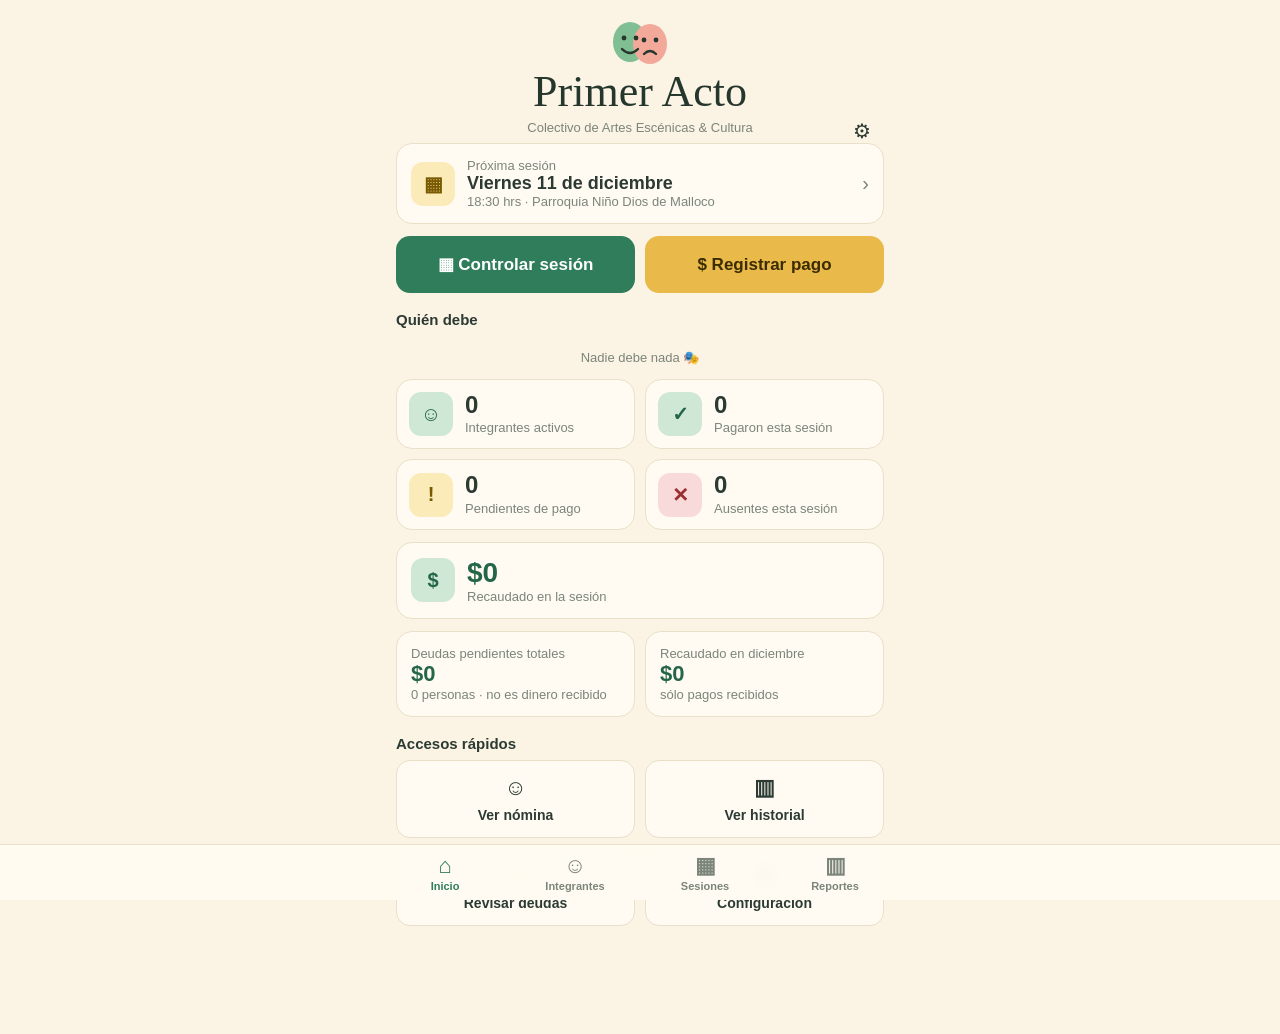
<file: index.html>
<!doctype html>
<html lang="es">
<head>
<meta charset="utf-8">
<meta name="viewport" content="width=device-width, initial-scale=1, viewport-fit=cover">
<title>Primer Acto | Cuotas y Asistencia</title>
<meta name="theme-color" content="#FBF3E4">
<meta name="apple-mobile-web-app-capable" content="yes">
<meta name="mobile-web-app-capable" content="yes">
<meta name="apple-mobile-web-app-status-bar-style" content="default">
<meta name="apple-mobile-web-app-title" content="Primer Acto">
<link rel="manifest" href="manifest.webmanifest">
<link rel="apple-touch-icon" href="icons/apple-touch-icon.png">
<link rel="icon" href="icons/icon-192.png">
<link rel="stylesheet" href="styles.css">
</head>
<body>
<div id="app"></div>
<div id="modal" class="modal-wrap" hidden></div>
<div id="toast" class="toast" hidden></div>
<input type="file" id="fileCsv" accept=".csv,.txt,text/csv,text/plain" hidden>
<input type="file" id="fileJson" accept=".json,application/json" hidden>
<noscript>Esta aplicación necesita JavaScript.</noscript>
<script src="logic.js"></script>
<script src="app.js"></script>
</body>
</html>
</file>
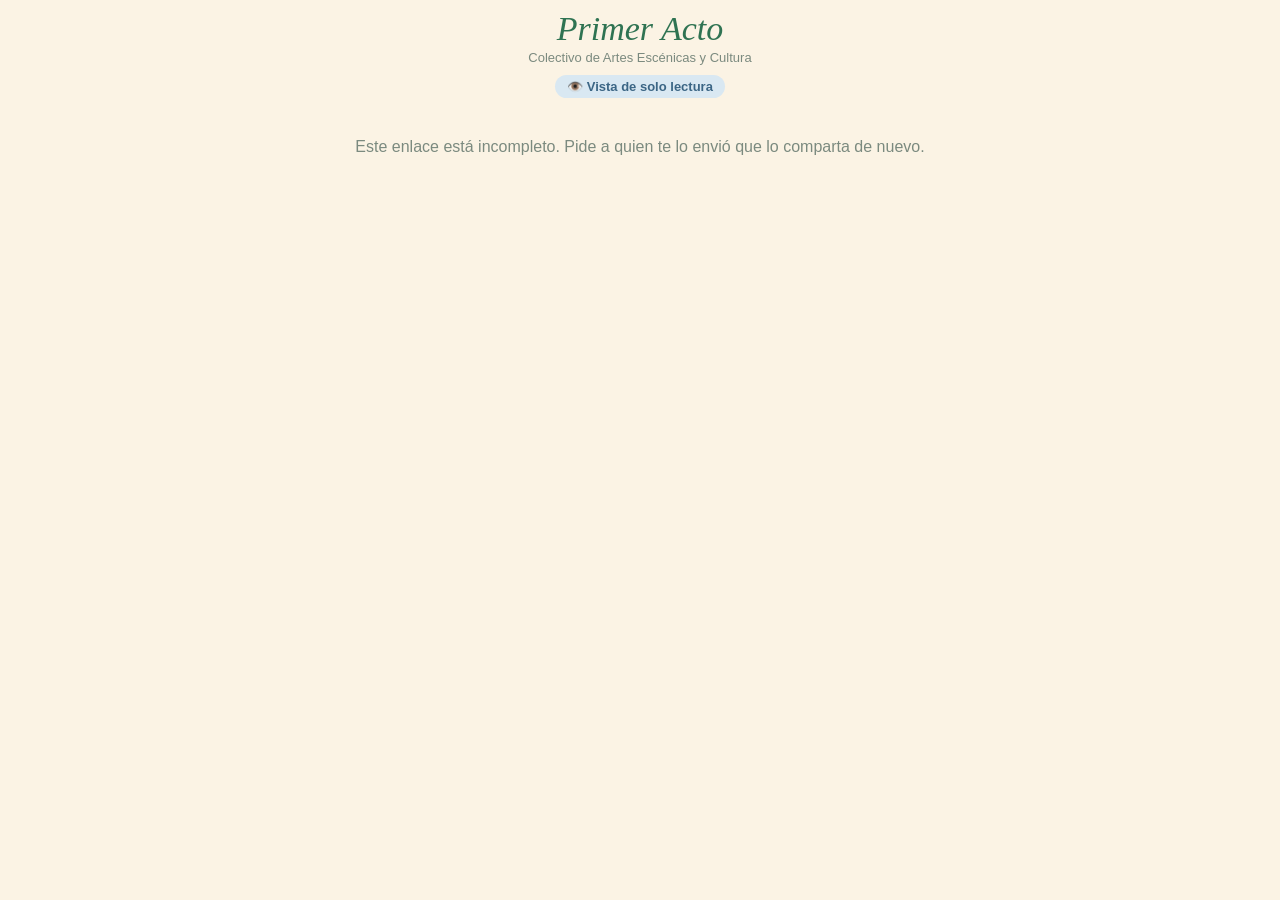
<file: ver.html>
<!DOCTYPE html>
<html lang="es">
<head>
<meta charset="utf-8">
<meta name="viewport" content="width=device-width, initial-scale=1, viewport-fit=cover">
<meta name="robots" content="noindex, nofollow">
<meta name="theme-color" content="#fbf3e4">
<link rel="icon" href="icon-192.png">
<title>Primer Acto | Vista de solo lectura</title>
<style>
:root{--cream:#fbf3e4;--card:#fffaf0;--line:#eadfc8;--ink:#2f3b33;--muted:#7b8a7f;--green:#3f8d66;--green-d:#2f7352;--green-p:#dcefdf;--yellow:#fbe3a1;--yellow-d:#8a6410;--rose:#f4c6c6;--rose-d:#a33d3d;--blue-p:#d9e8f2}
*{box-sizing:border-box}
html,body{margin:0;background:var(--cream);color:var(--ink);font-family:-apple-system,BlinkMacSystemFont,"SF Pro Text","Segoe UI",Roboto,sans-serif;font-size:16px;-webkit-text-size-adjust:100%}
body{padding:calc(12px + env(safe-area-inset-top)) 12px calc(24px + env(safe-area-inset-bottom))}
.wrap{max-width:720px;margin:0 auto}
.brand{font-family:"Snell Roundhand","Apple Chancery",Georgia,serif;font-style:italic;font-size:34px;color:var(--green-d);line-height:1;text-align:center}
.sub{color:var(--muted);font-size:13px;text-align:center;margin-top:4px}
.badge{display:inline-block;margin:10px auto 0;background:var(--blue-p);color:#3c6685;border-radius:99px;padding:4px 12px;font-size:13px;font-weight:700}
.center{text-align:center}
.grid{display:grid;grid-template-columns:1fr 1fr;gap:10px;margin:14px 0}
.tile{background:var(--card);border:1px solid var(--line);border-radius:16px;padding:12px}
.tile b{font-size:24px;display:block}.tile span{font-size:12px;color:var(--muted)}
input{width:100%;font:inherit;padding:12px;border-radius:12px;border:1px solid var(--line);background:#fff;margin-bottom:10px}
.scroll{overflow-x:auto;border:1px solid var(--line);border-radius:16px;background:var(--card)}
table{border-collapse:separate;border-spacing:0;width:100%;min-width:100%}
th,td{padding:9px 8px;border-bottom:1px solid var(--line);font-size:14px;text-align:center;white-space:nowrap}
th{background:#f3ead4;font-size:12px;color:#5d6a60;position:sticky;top:0}
th:first-child,td:first-child{text-align:left;position:sticky;left:0;background:var(--card);z-index:1;min-width:150px;max-width:170px;overflow:hidden;text-overflow:ellipsis;font-weight:600;border-right:1px solid var(--line)}
th:first-child{background:#f3ead4;z-index:2}
tr:last-child td{border-bottom:0}
.p{background:var(--green-p);color:var(--green-d)}.d{background:var(--yellow);color:var(--yellow-d)}.a{background:var(--rose);color:var(--rose-d)}.s{background:var(--blue-p);color:#3c6685}
.c{display:inline-block;border-radius:99px;padding:2px 9px;font-size:12px;font-weight:700;min-width:56px}
.nada{color:#b8ad95}
.legend{display:flex;gap:6px;flex-wrap:wrap;justify-content:center;margin:12px 0 4px}
.msg{text-align:center;padding:40px 16px;color:var(--muted)}
button{border:0;border-radius:12px;padding:12px 16px;font-size:16px;font-weight:600;background:var(--green-p);color:var(--green-d);margin:10px auto;display:block}
.foot{font-size:12px;color:var(--muted);text-align:center;margin-top:14px}
</style>
</head>
<body>
<div class="wrap">
  <div class="brand">Primer Acto</div>
  <div class="sub">Colectivo de Artes Escénicas y Cultura</div>
  <div class="center"><span class="badge">👁️ Vista de solo lectura</span></div>
  <div id="out"><div class="msg">Cargando…</div></div>
</div>
<script>
(function(){
'use strict';
var URL_='https://duujepcbjkytxpskxhxj.supabase.co';
var KEY_='eyJhbGciOiJIUzI1NiIsInR5cCI6IkpXVCJ9.eyJpc3MiOiJzdXBhYmFzZSIsInJlZiI6ImR1dWplcGNiamt5dHhwc2t4aHhqIiwicm9sZSI6ImFub24iLCJpYXQiOjE3ODU5NTkzOTAsImV4cCI6MjEwMTUzNTM5MH0.TT1dP4HYA0Zb2Bu-Wz5o-noPRcBudMeTROvOWce3pRU';
var out=document.getElementById('out'), data=null, q='';
var DOW=['dom','lun','mar','mié','jue','vie','sáb'],MON=['ene','feb','mar','abr','may','jun','jul','ago','sep','oct','nov','dic'];
function esc(s){return String(s==null?'':s).replace(/[&<>"']/g,function(c){return {'&':'&amp;','<':'&lt;','>':'&gt;','"':'&quot;',"'":'&#39;'}[c]})}
function clp(n){return '$'+Math.round(n).toString().replace(/\B(?=(\d{3})+(?!\d))/g,'.')}
function sd(s){var p=s.split('-'),d=new Date(+p[0],+p[1]-1,+p[2]);return DOW[d.getDay()]+' '+d.getDate()+' '+MON[d.getMonth()]}
var CELL={p:'<span class="c p">✓ Pagó</span>',d:'<span class="c d">⏳ Debe</span>',a:'<span class="c a">✕ Ausente</span>',s:'<span class="c s">☂ Suspendida</span>','':'<span class="nada">—</span>'};
function load(){
  var code=(location.hash||'').replace('#','').trim();
  if(!code){out.innerHTML='<div class="msg">Este enlace está incompleto. Pide a quien te lo envió que lo comparta de nuevo.</div>';return}
  out.innerHTML='<div class="msg">Cargando…</div>';
  fetch(URL_+'/rest/v1/rpc/pa_view',{method:'POST',headers:{'apikey':KEY_,'Authorization':'Bearer '+KEY_,'Content-Type':'application/json'},body:JSON.stringify({p_code:code})})
   .then(function(r){if(!r.ok)throw new Error('http');return r.json()})
   .then(function(j){ if(!j){out.innerHTML='<div class="msg">Este enlace no es válido o fue desactivado.<br>Pide uno nuevo a quien administra la planilla.</div>';return} data=j;draw()})
   .catch(function(){out.innerHTML='<div class="msg">No se pudo cargar. Revisa tu conexión.</div><button id="retry">Reintentar</button>';var b=document.getElementById('retry');if(b)b.onclick=load});
}
function draw(){
  var d=data, ses=d.sessions||[], mem=(d.members||[]).filter(function(m){return !q||m.n.toLowerCase().indexOf(q)>=0});
  var upd=new Date(d.updated);
  var head='<tr><th>Nombre</th>'+ses.map(function(s){return '<th>'+sd(s.date)+'</th>'}).join('')+'<th>Debe</th></tr>';
  var rows=mem.map(function(m){return '<tr><td title="'+esc(m.n)+'">'+esc(m.n)+(m.active?'':' <span class="nada">(inactivo)</span>')+'</td>'+ses.map(function(s){return '<td>'+(CELL[m.marks[s.date]||'']||CELL[''])+'</td>'}).join('')+'<td>'+(m.debt?'<span class="c d">'+clp(m.debt)+'</span>':'<span class="c p">Al día</span>')+'</td></tr>'}).join('');
  out.innerHTML='<div class="grid"><div class="tile"><b>'+clp(d.totals.recaudadoMes)+'</b><span>Recaudado en el mes</span></div><div class="tile"><b>'+clp(d.totals.deudaTotal)+'</b><span>Deudas pendientes</span></div></div>'
   +'<input id="q" type="search" placeholder="Buscar nombre…" value="'+esc(q)+'">'
   +'<div class="scroll"><table>'+head+(rows||'<tr><td colspan="'+(ses.length+2)+'" class="nada" style="text-align:center">Sin resultados</td></tr>')+'</table></div>'
   +'<div class="legend"><span class="c p">✓ Pagó</span><span class="c d">⏳ Debe</span><span class="c a">✕ Ausente</span><span class="c s">☂ Suspendida</span></div>'
   +'<div class="foot">Cuota semanal: '+clp(d.fee)+' · Actualizado el '+upd.toLocaleDateString('es-CL')+' a las '+upd.toLocaleTimeString('es-CL',{hour:'2-digit',minute:'2-digit'})+'</div>'
   +'<button id="refresh">Actualizar</button>';
  document.getElementById('refresh').onclick=load;
  var qi=document.getElementById('q');
  qi.oninput=function(){q=qi.value.trim().toLowerCase();var p=qi.selectionStart;draw();var n=document.getElementById('q');n.focus();n.setSelectionRange(p,p)};
}
document.addEventListener('visibilitychange',function(){if(!document.hidden&&data)load()});
window.addEventListener('hashchange',load);
load();
})();
</script>
</body>
</html>
</file>
<file: styles.css>
:root{
  --cream:#FBF3E4; --card:#FFFBF2; --line:#EADFC8; --ink:#2B3A32; --muted:#7B8579;
  --green:#2F7D5B; --green-d:#256548; --green-s:#CFE8D5; --green-xs:#E6F2E5;
  --amber:#F6D77B; --amber-s:#FBEBB9; --amber-ink:#7A5A00;
  --rose:#E88A8A; --rose-s:#F9DADA; --rose-ink:#9B2F2F;
  --gray-s:#EFE8D8; --radius:16px;
}
*{box-sizing:border-box;-webkit-tap-highlight-color:transparent}
html,body{margin:0;background:var(--cream);color:var(--ink);font-family:-apple-system,BlinkMacSystemFont,"SF Pro Text","Helvetica Neue",Arial,sans-serif;font-size:16px;-webkit-text-size-adjust:100%}
body{padding-top:env(safe-area-inset-top)}
#app{max-width:520px;margin:0 auto;min-height:100vh;padding:0 16px calc(96px + env(safe-area-inset-bottom))}
button{font:inherit;color:inherit;border:0;background:none;cursor:pointer;touch-action:manipulation}
input,select,textarea{font:inherit;color:var(--ink);width:100%;padding:13px 14px;border:1.5px solid var(--line);border-radius:12px;background:#fff;font-size:16px;outline:none;-webkit-appearance:none;appearance:none}
input:focus,select:focus,textarea:focus{border-color:var(--green)}
select{background-image:linear-gradient(45deg,transparent 50%,#7B8579 50%),linear-gradient(135deg,#7B8579 50%,transparent 50%);background-position:calc(100% - 20px) 55%,calc(100% - 14px) 55%;background-size:6px 6px;background-repeat:no-repeat;padding-right:36px}
label.f{display:block;font-size:14px;color:var(--muted);margin:14px 0 6px;font-weight:600}
h1,h2,h3{margin:0}
.topbar{display:flex;align-items:center;gap:8px;padding:14px 0 10px;position:sticky;top:0;background:var(--cream);z-index:5}
.topbar h1{flex:1;text-align:center;font-size:19px}
.topbar .sub{display:block;font-size:13px;color:var(--muted);font-weight:400;margin-top:2px}
.iconbtn{width:44px;height:44px;border-radius:50%;display:grid;place-items:center;font-size:22px;color:var(--ink)}
.iconbtn.green{background:var(--green);color:#fff}
.brand{text-align:center;padding:18px 0 8px}
.brand .logo{font-family:"Snell Roundhand","Segoe Script","Brush Script MT",cursive;font-size:44px;line-height:1;color:#25362c}
.brand small{display:block;color:var(--muted);font-size:13px;margin-top:6px}
.brand svg{width:64px;height:48px}
.card{background:var(--card);border:1px solid var(--line);border-radius:var(--radius);padding:14px;margin-bottom:12px}
.row{display:flex;align-items:center;gap:12px}
.grow{flex:1;min-width:0}
.tile{display:flex;align-items:center;gap:12px;background:var(--card);border:1px solid var(--line);border-radius:var(--radius);padding:12px}
.tile .ic{width:44px;height:44px;border-radius:12px;display:grid;place-items:center;font-size:20px;font-weight:700;flex:none}
.tile b{display:block;font-size:24px;line-height:1.1}
.tile span{font-size:13px;color:var(--muted)}
.grid2{display:grid;grid-template-columns:1fr 1fr;gap:10px;margin-bottom:12px}
.ic.g{background:var(--green-s);color:var(--green-d)} .ic.a{background:var(--amber-s);color:var(--amber-ink)} .ic.r{background:var(--rose-s);color:var(--rose-ink)} .ic.n{background:var(--gray-s);color:var(--muted)}
.bigbtn{display:flex;align-items:center;justify-content:center;gap:8px;width:100%;padding:16px;border-radius:14px;background:var(--green);color:#fff;font-weight:700;font-size:17px;margin-top:6px}
.bigbtn:active{background:var(--green-d)} .bigbtn.rose{background:#D97777} .bigbtn.ghost{background:var(--green-xs);color:var(--green-d)} .bigbtn.danger{background:#fff;color:var(--rose-ink);border:1.5px solid var(--rose)}
.bigbtn[disabled]{opacity:.5}
.quick{display:grid;grid-template-columns:1fr 1fr;gap:10px;margin:6px 0 12px}
.quick button{background:var(--card);border:1px solid var(--line);border-radius:14px;padding:14px 8px;font-weight:600;font-size:14px;display:flex;flex-direction:column;align-items:center;gap:6px}
.quick .qi{font-size:22px}
.money{font-size:28px;font-weight:800;color:var(--green-d)}
.chip{display:inline-block;padding:4px 10px;border-radius:999px;font-size:13px;font-weight:600}
.chip.g{background:var(--green-s);color:var(--green-d)} .chip.a{background:var(--amber-s);color:var(--amber-ink)} .chip.r{background:var(--rose-s);color:var(--rose-ink)} .chip.n{background:var(--gray-s);color:var(--muted)}
.seg{display:flex;background:var(--gray-s);border-radius:999px;padding:4px;gap:4px;margin:6px 0 12px}
.seg button{flex:1;padding:11px 6px;border-radius:999px;font-weight:600;font-size:14px;color:var(--muted)}
.seg button.on{background:var(--green);color:#fff} .seg button.on.rose{background:var(--rose);color:#fff}
.chips{display:flex;gap:8px;overflow-x:auto;margin:10px 0;padding-bottom:2px}
.chips button{padding:9px 14px;border-radius:999px;background:var(--gray-s);font-weight:600;font-size:14px;white-space:nowrap}
.chips button.on{background:var(--green);color:#fff}
.avatar{width:44px;height:44px;border-radius:50%;display:grid;place-items:center;font-weight:700;font-size:15px;flex:none}
.list .item{display:flex;align-items:center;gap:12px;padding:12px 4px;border-bottom:1px solid var(--line);width:100%;text-align:left}
.item .nm{font-weight:600} .item .sb{font-size:13px;color:var(--muted)}
.chev{color:var(--muted);font-size:20px}
.mrow{display:flex;align-items:center;gap:8px;padding:10px 0;border-bottom:1px solid var(--line)}
.mrow .nm{flex:1;min-width:0;font-weight:600;font-size:15px;overflow:hidden;text-overflow:ellipsis;white-space:nowrap}
.mrow .nm small{display:block;font-weight:400;font-size:12px;color:var(--rose-ink)}
.st{min-width:58px;padding:11px 4px;border-radius:10px;background:var(--gray-s);font-size:13px;font-weight:700;color:var(--muted);text-align:center}
.st.paid.on{background:var(--green);color:#fff} .st.owes.on{background:var(--amber);color:#4a3600} .st.absent.on{background:var(--rose);color:#fff}
.sumrow{display:grid;grid-template-columns:repeat(3,1fr);gap:8px;margin:14px 0 4px}
.sumrow div{border-radius:14px;padding:10px;text-align:center;font-size:12px;color:var(--muted)}
.sumrow b{display:block;font-size:20px;margin-top:2px}
.sumrow .g{background:var(--green-xs);color:var(--green-d)} .sumrow .a{background:var(--amber-s);color:var(--amber-ink)} .sumrow .r{background:var(--rose-s);color:var(--rose-ink)}
.notice{background:var(--rose-s);color:var(--rose-ink);border-radius:14px;padding:12px;font-size:14px;margin:12px 0}
.notice.info{background:var(--green-xs);color:var(--green-d)}
.center{text-align:center;padding:26px 8px}
.bars{display:flex;align-items:flex-end;gap:10px;height:150px;padding:8px 4px 0;border-bottom:1px solid var(--line)}
.bars .b{flex:1;display:flex;flex-direction:column;align-items:center;justify-content:flex-end;height:100%;font-size:11px;font-weight:700}
.bars .b i{display:block;width:100%;background:#7FBF93;border-radius:6px 6px 0 0;min-height:2px;margin-top:4px}
.barlbl{display:flex;gap:10px;padding:6px 4px;font-size:11px;color:var(--muted)} .barlbl span{flex:1;text-align:center}
.sec{font-size:15px;font-weight:700;margin:18px 0 8px}
.tog{display:flex;align-items:center;justify-content:space-between;padding:12px 0;border-bottom:1px solid var(--line)}
.sw{width:50px;height:30px;border-radius:999px;background:#D9D2BF;position:relative;flex:none;transition:.15s}
.sw::after{content:"";position:absolute;top:3px;left:3px;width:24px;height:24px;border-radius:50%;background:#fff;transition:.15s;box-shadow:0 1px 3px rgba(0,0,0,.25)}
.sw.on{background:var(--green)} .sw.on::after{left:23px}
.nav{position:fixed;left:0;right:0;bottom:0;background:rgba(255,251,242,.96);backdrop-filter:blur(8px);border-top:1px solid var(--line);display:flex;justify-content:center;padding-bottom:env(safe-area-inset-bottom);z-index:20}
.nav .in{display:flex;width:100%;max-width:520px}
.nav button{flex:1;padding:9px 0 8px;display:flex;flex-direction:column;align-items:center;gap:2px;font-size:11px;color:var(--muted);font-weight:600}
.nav button .i{font-size:22px;line-height:1.1} .nav button.on{color:var(--green)}
.modal-wrap{position:fixed;inset:0;background:rgba(30,40,34,.45);z-index:50;display:flex;align-items:flex-end;justify-content:center}
.modal-wrap[hidden],.toast[hidden]{display:none}
.sheet{background:var(--cream);width:100%;max-width:520px;border-radius:22px 22px 0 0;padding:18px 16px calc(18px + env(safe-area-inset-bottom));max-height:88vh;overflow:auto}
.sheet h2{font-size:19px;margin-bottom:4px}
.toast{position:fixed;left:50%;transform:translateX(-50%);bottom:calc(90px + env(safe-area-inset-bottom));background:#2B3A32;color:#fff;padding:12px 18px;border-radius:999px;z-index:60;font-size:14px;max-width:90vw;text-align:center}
.small{font-size:13px;color:var(--muted)}
.pill-btn{padding:10px 14px;border-radius:12px;background:var(--green-xs);color:var(--green-d);font-weight:700;font-size:14px}
.tr{display:flex;justify-content:space-between;align-items:center;padding:11px 0;border-bottom:1px solid var(--line);font-size:15px;gap:8px}
.tr .l{min-width:0} .tr .l small{display:block;color:var(--muted);font-size:12px}
.tr .v{font-weight:700;white-space:nowrap}
/* ---- v1.1: pagos de varias cuotas, saldo a favor y flujo más rápido ---- */
.bigrow{display:grid;grid-template-columns:1fr 1fr;gap:10px;margin:6px 0 14px}
.bigrow .bigbtn{margin-top:0;padding:18px 8px}
.bigbtn.gold{background:#E9B949;color:#3b2c00}.bigbtn.gold:active{background:#d9a634}
.cobrar{background:var(--amber-s);color:var(--amber-ink);font-weight:700;font-size:14px;padding:11px 13px;border-radius:12px;white-space:nowrap;flex:none}
.list .item{min-height:60px}
.hint{background:var(--green-xs);color:var(--green-d);border-radius:12px;padding:10px 12px;font-size:14px;line-height:1.4;margin:4px 0 6px}
.mrow button.nm{text-align:left;white-space:normal;overflow:visible;text-overflow:clip;line-height:1.2;padding:4px 0}
.mrow .nm small{color:var(--rose-ink);margin-top:2px} .mrow .nm small.ok{color:var(--green-d)}
.st{min-width:48px;padding:12px 4px;font-size:12px;white-space:nowrap}
.mrow{gap:6px}
.mrow .avatar{width:38px;height:38px;font-size:13px}
.amt{display:flex;gap:8px;align-items:center}
.amt button{width:58px;height:58px;border-radius:14px;background:var(--green-xs);color:var(--green-d);font-size:30px;font-weight:700;flex:none}
.amt input{text-align:center;font-size:32px;font-weight:800;padding:10px 6px;min-width:0}
.chips2{display:flex;flex-wrap:wrap;gap:8px;margin:12px 0 4px}
.chips2 button{padding:11px 13px;border-radius:999px;background:var(--gray-s);font-weight:600;font-size:14px}
.chips2 button.on{background:var(--green);color:#fff}
.prev{border-radius:14px;padding:12px;font-size:15px;line-height:1.45;margin:10px 0;min-height:48px;background:var(--gray-s);color:var(--muted)}
.prev.good{background:var(--green-xs);color:var(--green-d)} .prev.warn{background:var(--amber-s);color:var(--amber-ink)}
details.more{margin:6px 0 4px} details.more summary{padding:12px 0;color:var(--muted);font-weight:600;font-size:14px;cursor:pointer}
.sheet .row h2{margin:0}
.notice.warn{background:var(--amber-s);color:var(--amber-ink)}
</file>
